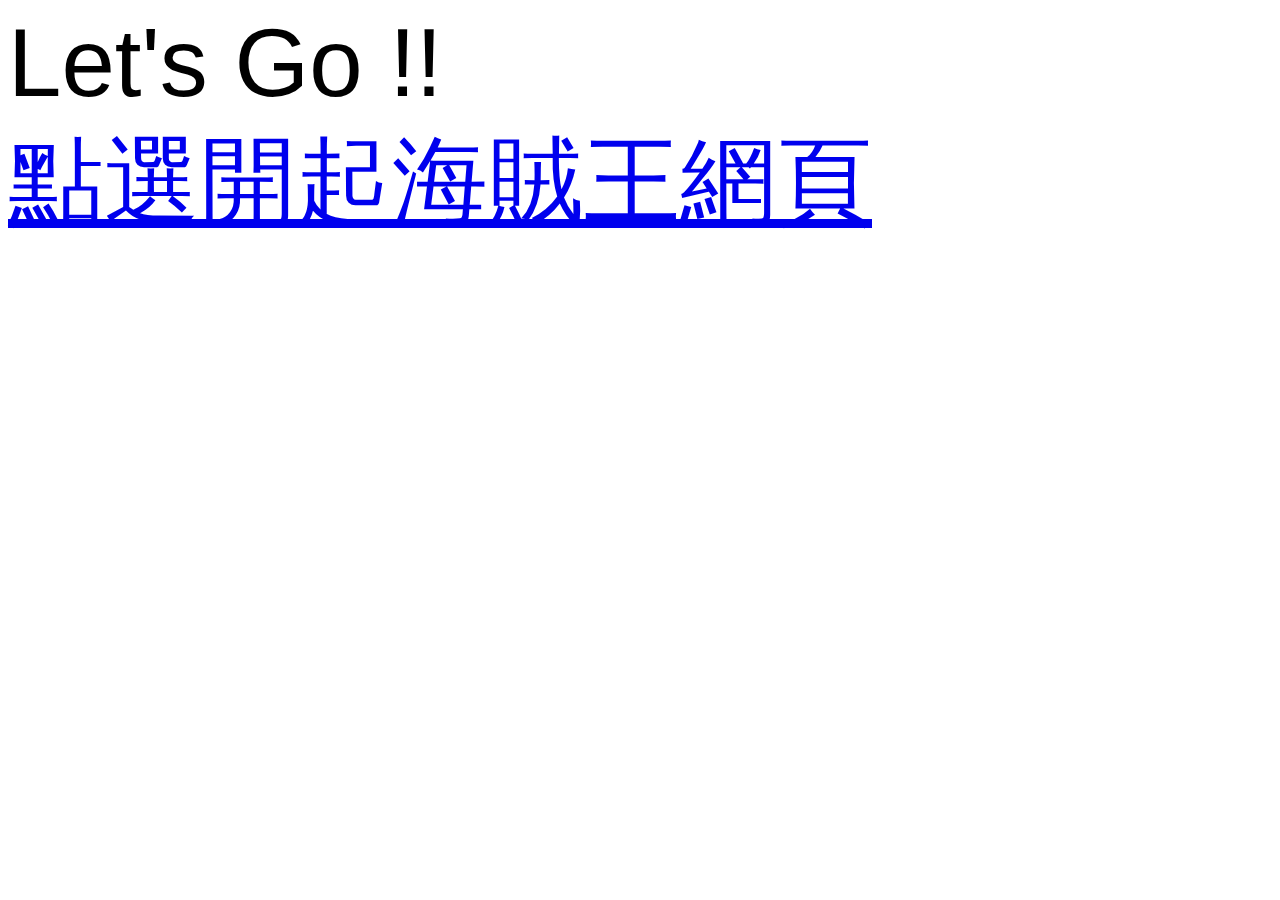
<file: HomeWork/CSS_完成海賊王東京鐵塔宣傳頁面/index.html>
<!DOCTYPE html>
<html>

<head>
    <title>Tokyo Onepiece TOwer</title>
    <link rel="stylesheet" type="text/css" href="css/onepiece.css">
</head>

<body>
    Let's Go !! <br>
	<a href="https://dl.dropboxusercontent.com/u/32658341/OnepieceTower/index.html">點選開起海賊王網頁</a>

    <!-- 1. 分成左邊的袋子和右邊的袋子 -->
    
    <!-- 2. 把左邊的袋子放入foreign_parts_left.png；右邊的袋子，放入10張logo_01.png-->
    <!-- (放入10張logo_01.png是為了撐大袋子，看一下畫面比例) -->
    
    <!-- 3. 如何固定住左邊的區塊? -->

    <!-- 4. 如何調整元素位置? (position) -->

    <!-- 5. 調整完佈局，接下來應該就OK了。 -->
</body>

</html>
</file>
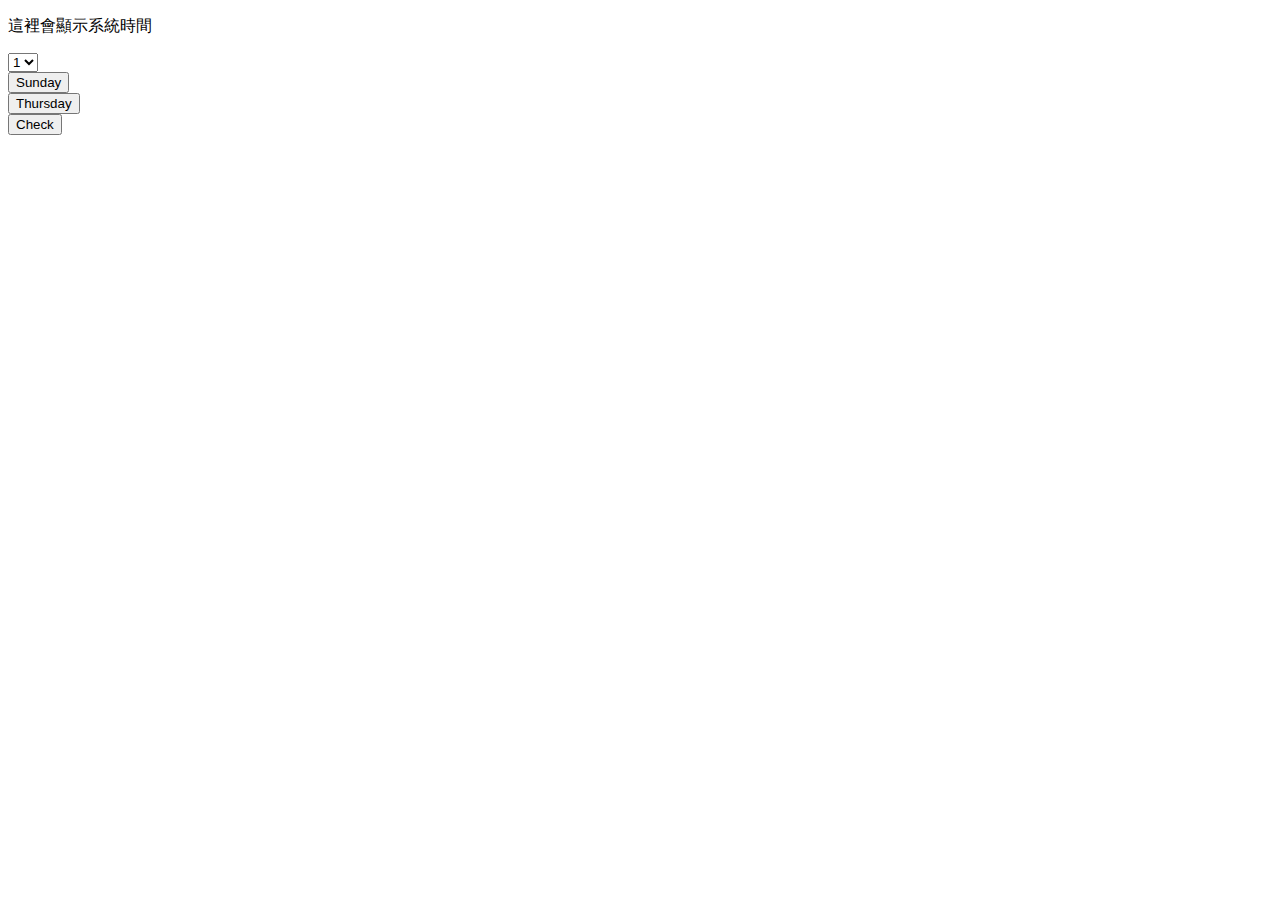
<file: HomeWork/JavaScript_計算電影時刻表/index.html>
<!DOCTYPE html>
<html>

<head>
    <title>Movie Show Times</title>
</head>

<body>
    <p id="pDate">這裡會顯示系統時間</p>
    <select onchange="showDate()">
        <option id="1">1</option>
        <option id="2">2</option>
        <option id="3">3</option>
        <option id="4">4</option>
    </select>
    <br>
    <button onclick="test()">Sunday</button>
    <br>
    <button onclick="test2()">Thursday</button>
    <br>
    <button onclick="checkDay()">Check</button>
    <script type="text/javascript">
    var tisWeekThu = new Date();
    var nxtWeekThu = new Date();

    function test() {
        var tisWeekSun = new Date();
        var nxtWeekSun = new Date();

        tisWeekSun.setDate(tisWeekSun.getDate() + (7 - tisWeekSun.getDay()));
        nxtWeekSun.setDate(tisWeekSun.getDate() + 7);
        document.getElementById("pDate").innerHTML = tisWeekSun + "<br>" + nxtWeekSun;
    }

    function test2() {
        tisWeekThu.setDate(tisWeekThu.getDate() + (4 - tisWeekThu.getDay()));
        nxtWeekThu.setDate(tisWeekThu.getDate() + 7)
        document.getElementById("pDate").innerHTML = tisWeekThu;
    }

    function checkDay() {
    	
    }


    function showDate() {
        document.getElementById("pDate").innerHTML = y;
    }
    </script>
</body>

</html>
</file>
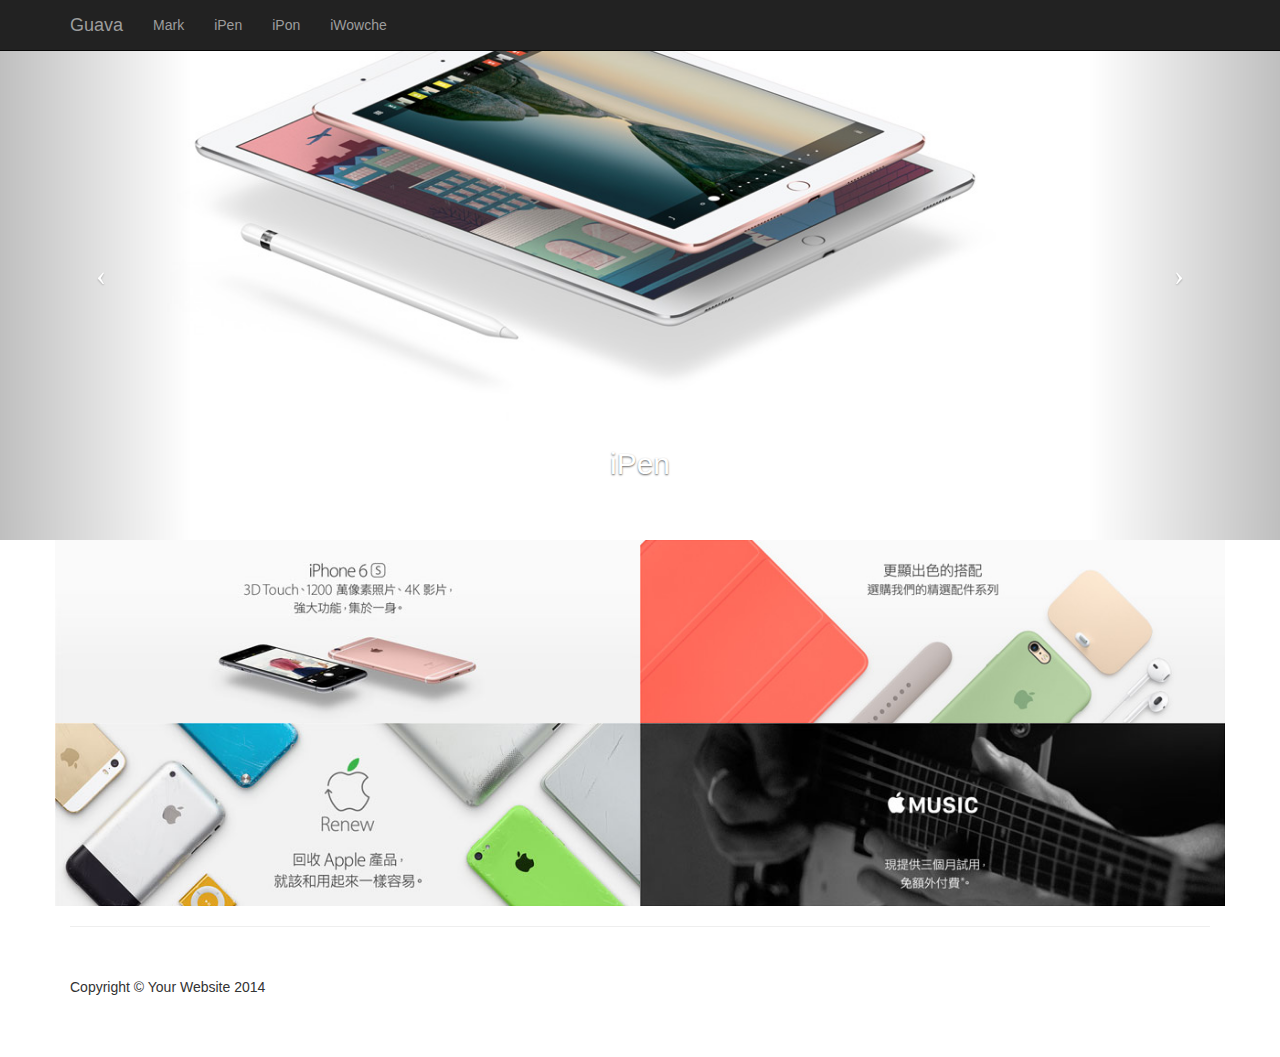
<file: HomeWork/CSS_Bootstrap模版套用/startbootstrap-half-slider-1.0.4/index.html>
<!DOCTYPE html>

<head>
    <meta charset="utf-8">
    <title>模板套用Half Slider - Start Bootstrap Template</title>
    <!-- Bootstrap Core CSS -->
    <link href="css/bootstrap.min.css" rel="stylesheet">
    <!-- Custom CSS -->
    <link href="css/half-slider.css" rel="stylesheet">
</head>

<body>
    <!-- Navigation -->
    <nav class="navbar navbar-inverse navbar-fixed-top" role="navigation">
        <div class="container">
            <!--Brand and toggle get grouped for better mobile display -->
            <div class="navbar-header">
                <button type="button" class="navbar-toggle" data-toggle="collapse" data-target="#bs-example-navbar-collapse-1">
                    <span class="sr-only">Toggle navigation</span>
                    <span class="icon-bar"></span>
                    <span class="icon-bar"></span>
                    <span class="icon-bar"></span>
                </button>
                <a class="navbar-brand" href="http://womenpla.net/wp-content/uploads/2014/12/guava1.jpg" target="_blank">Guava</a>
            </div>
            <!-- Collect the nav links, forms, and other content for toggling -->
            <div class="collapse navbar-collapse" id="bs-example-navbar-collapse-1">
                <ul class="nav navbar-nav">
                    <li>
                        <a href="#">Mark</a>
                    </li>
                    <li>
                        <a href="#">iPen</a>
                    </li>
                    <li>
                        <a href="#">iPon</a>
                    </li>
                    <li>
                        <a href="#">iWowche</a>
                    </li>
                </ul>
            </div>
            <!-- /.navbar-collapse -->
        </div>
        <!-- /.container -->
    </nav>
    <!-- Half Page Image Background Carousel Header -->
    <header id="myCarousel" class="carousel slide">
        <!-- Indicators -->
        <!-- 白色連結點點 -->
        <ol class="carousel-indicators">
            <li data-target="#myCarousel" data-slide-to="0" class="active"></li>
            <li data-target="#myCarousel" data-slide-to="1"></li>
            <li data-target="#myCarousel" data-slide-to="2"></li>
            <li data-target="#myCarousel" data-slide-to="3"></li>
        </ol>
        <!-- Wrapper for Slides -->
        <!-- 圖片輪播部分 -->
        <div class="carousel-inner">
            <div class="item active">
                <!-- Set the first background image using inline CSS below. -->
                <div class="fill" style="background-image:url(img/ipad_pro_family_medium.jpg);"></div>
                <div class="carousel-caption">
                    <h2>iPen</h2>
                </div>
            </div>
            <div class="item">
                <!-- Set the second background image using inline CSS below. -->
                <div class="fill" style="background-image:url(img/iphone_se_medium.jpg);"></div>
                <div class="carousel-caption">
                    <h2>iPon</h2>
                </div>
            </div>
            <div class="item">
                <!-- Set the third background image using inline CSS below. -->
                <div class="fill" style="background-image:url(img/apple_watch_trio_medium.jpg);"></div>
                <div class="carousel-caption">
                    <h2>iWowche</h2>
                </div>
            </div>
            <div class="item">
                <!-- Set the third background image using inline CSS below. -->
                <div class="fill" style="background-image:url(img/march_event_2016_medium.jpg);"></div>
                <div class="carousel-caption">
                    <h2>Mark</h2>
                </div>
            </div>
        </div>
        <!-- Controls -->
        <!-- 圖片輪播左右控制按鈕 -->
        <a class="left carousel-control" href="#myCarousel" data-slide="prev">
            <span class="icon-prev"></span>
        </a>
        <a class="right carousel-control" href="#myCarousel" data-slide="next">
            <span class="icon-next"></span>
        </a>
    </header>
    <!-- Page Content -->
    <div class="container">
        <div class="row">
            <div class="col">
                <img src="img/iphone_6s_medium.jpg" class="cubeimg">
            </div>
            <div class="col">
                <img src="img/accessories_medium.jpg" class="cubeimg">
            </div>
        </div>
        <div class="row">
            <div class="col">
                <img src="img/promo_recycling_medium.jpg" class="cubeimg">
            </div>
            <div class="col">
                <img src="img/promo_applemusic_medium.jpg" class="cubeimg">
            </div>
        </div>
        <hr>
        <!-- Footer -->
        <footer>
            <div class="row">
                <div class="col-lg-12">
                    <p>Copyright &copy; Your Website 2014</p>
                </div>
            </div>
            <!-- /.row -->
        </footer>
    </div>
    <!-- /.container -->
    <!-- jQuery -->
    <script src="js/jquery.js"></script>
    <!-- Bootstrap Core JavaScript -->
    <script src="js/bootstrap.min.js"></script>
    <!-- Script to Activate the Carousel -->
    <script>
    $('.carousel').carousel({
        interval: 5000 //changes the speed
    })
    </script>
</body>

</html>
</file>
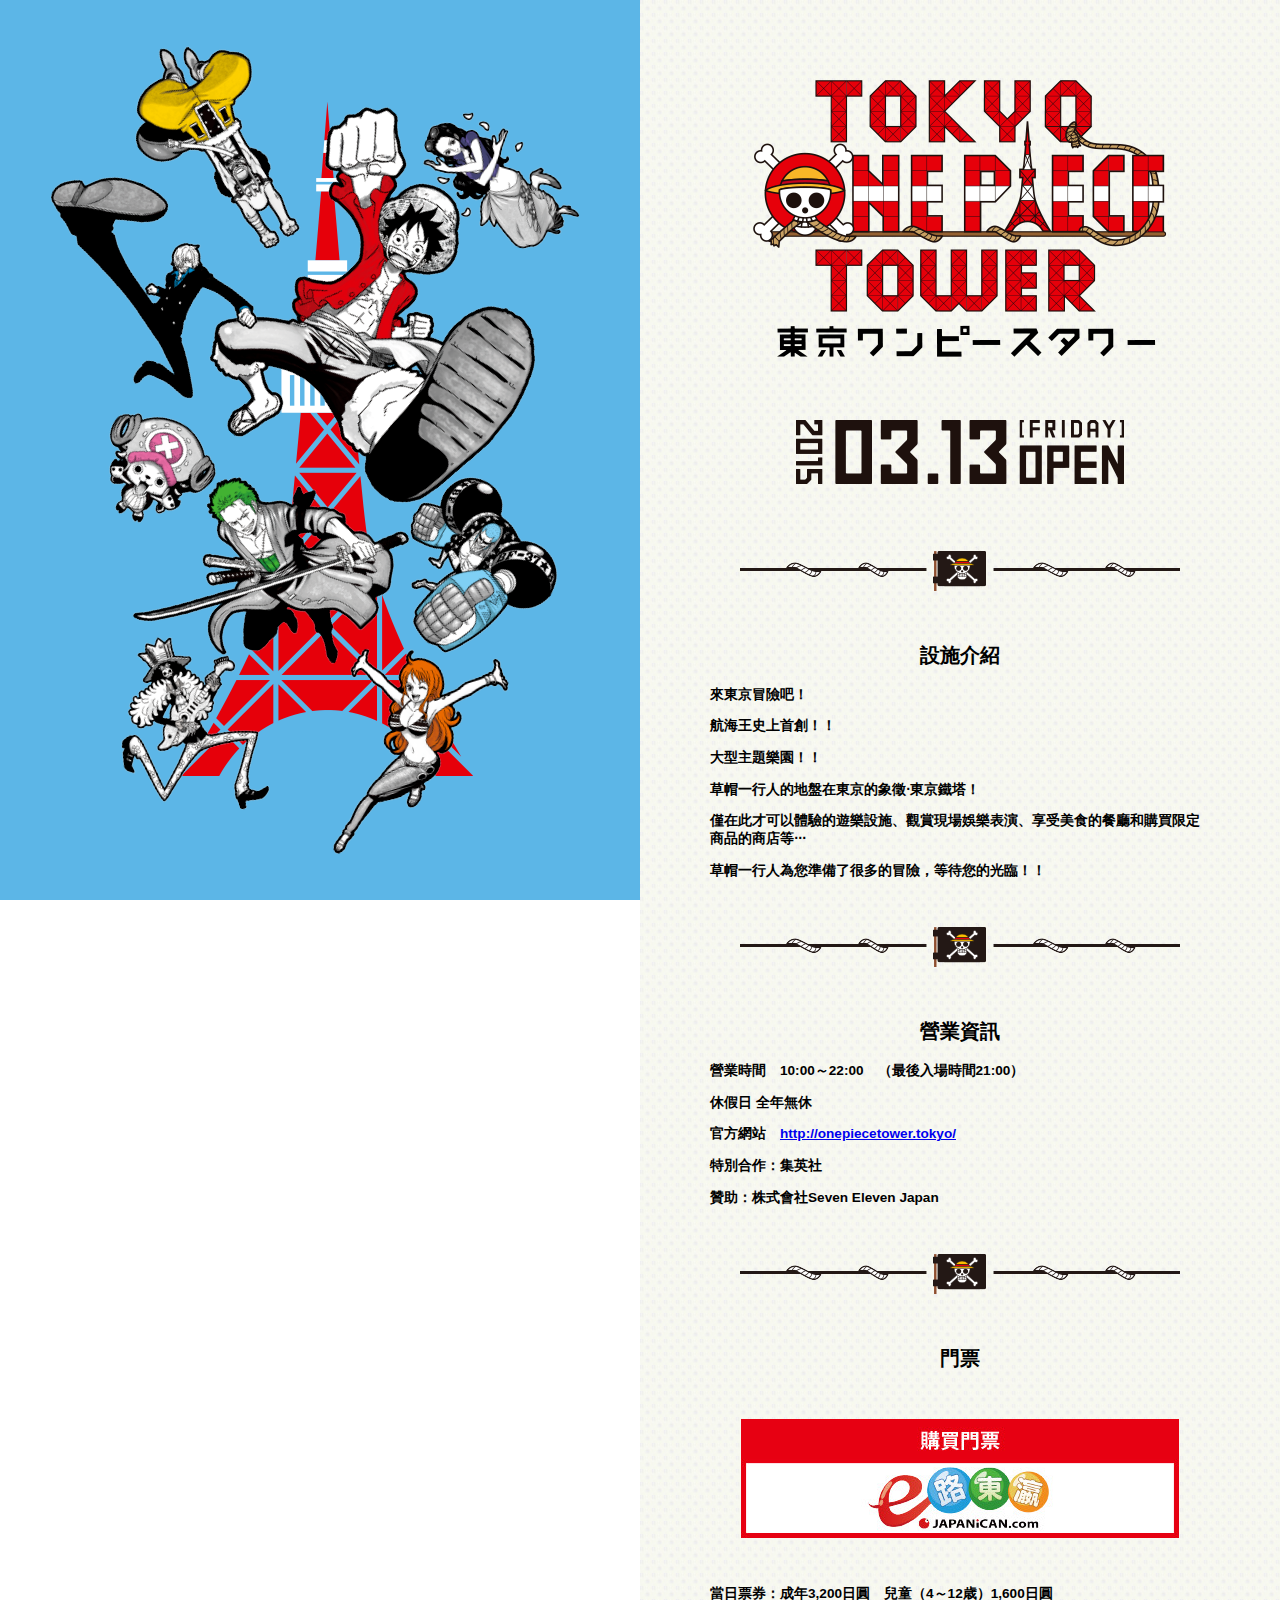
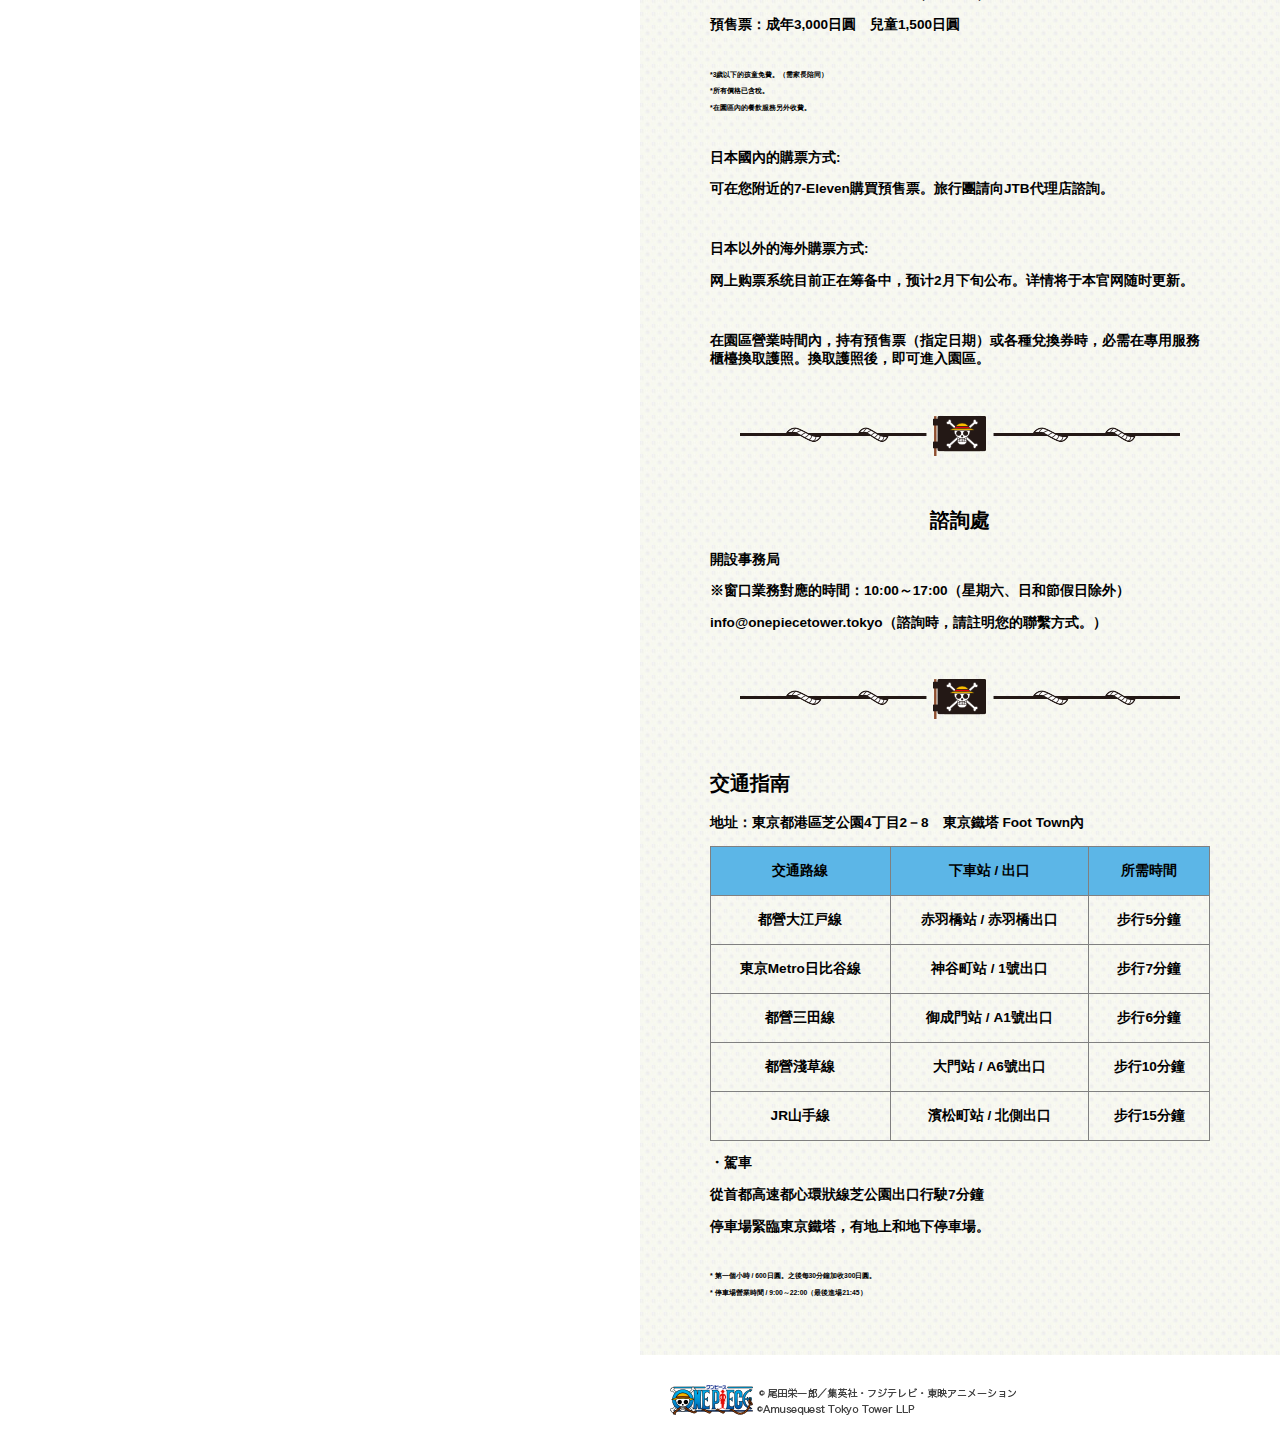
<file: HomeWork/CSS_完成海賊王東京鐵塔宣傳頁面/Tower.html>
<!DOCTYPE html>
<html>

<head>
    <title>Tokyo Onepiece Tower</title>
    <link rel="icon" href="img/favicon.ico">
    <link rel="stylesheet" type="text/css" href="css/tower.css">

    <body>
        <div id="leftFrm" class="frame">
        </div>
        <div id="rightFrm" class="frame">
            <div id="content">
                <img src="img/logo_01.png">
                <br>
                <img src="img/date_01.png">
                <br>
                <img src="img/mark_sep_01.png">
                <h2>設施介紹</h2>
                <div class="table">
                    <p>來東京冒險吧！</p>
                    <p>航海王史上首創！！</p>
                    <p>大型主題樂園！！</p>
                    <p>草帽一行人的地盤在東京的象徵‧東京鐵塔！</p>
                    <p>僅在此才可以體驗的遊樂設施、觀賞現場娛樂表演、享受美食的餐廳和購買限定商品的商店等‧‧‧</p>
                    <p>草帽一行人為您準備了很多的冒險，等待您的光臨！！</p>
                </div>
                <img src="img/mark_sep_01.png">
                <h2>營業資訊</h2>
                <div class="table">
                    <p>營業時間　10:00～22:00　（最後入場時間21:00）
                    </p>
                    <p>休假日 全年無休</p>
                    <p>官方網站　<a href="http://onepiecetower.tokyo/">http://onepiecetower.tokyo/</a></p>
                    <p>特別合作：集英社</p>
                    <p>贊助：株式會社Seven Eleven Japan</p>
                </div>
                <img src="img/mark_sep_01.png">
                <h2>門票</h2>
                <img src="img/banner_japanican.jpg" id="banner">
                <div class="table">
                    <p>當日票券：成年3,200日圓　兒童（4～12歳）1,600日圓</p>
                    <p>預售票：成年3,000日圓　兒童1,500日圓 </p>
                    <br>
                    <p class="smallFont">*3歲以下的孩童免費。（需家長陪同）</p>
                    <p class="smallFont">*所有價格已含稅。</p>
                    <p class="smallFont">*在園區內的餐飲服務另外收費。</p>
                    <br>
                    <p>日本國內的購票方式:</p>
                    <p>可在您附近的7-Eleven購買預售票。旅行團請向JTB代理店諮詢。</p>
                    <br>
                    <p>日本以外的海外購票方式:</p>
                    <p>网上购票系统目前正在筹备中，预计2月下旬公布。详情将于本官网随时更新。 </p>
                    <br>
                    <p>在園區營業時間內，持有預售票（指定日期）或各種兌換券時，必需在專用服務櫃檯換取護照。換取護照後，即可進入園區。</p>
                </div>
                <img src="img/mark_sep_01.png" class="img_title">
                <h2>諮詢處</h2>
                <div class="table">
                    <p>開設事務局</p>
                    <p>※窗口業務對應的時間：10:00～17:00（星期六、日和節假日除外）</p>
                    <p>info@onepiecetower.tokyo（諮詢時，請註明您的聯繫方式。）</p>
                </div>
                <img src="img/mark_sep_01.png" class="img_title">
                <div class="table">
                    <h2>交通指南</h2>
                    <p>地址：東京都港區芝公園4丁目2－8　東京鐵塔 Foot Town內</p>
                    <table>
                        <tr>
                            <th>交通路線</th>
                            <th>下車站 / 出口</th>
                            <th>所需時間</th>
                        </tr>
                        <tr>
                            <td>都營大江戸線</td>
                            <td>赤羽橋站 / 赤羽橋出口</td>
                            <td>步行5分鐘</td>
                        </tr>
                        <tr>
                            <td>東京Metro日比谷線</td>
                            <td>神谷町站 / 1號出口</td>
                            <td>步行7分鐘</td>
                        </tr>
                        <tr>
                            <td>都營三田線</td>
                            <td>御成門站 / A1號出口</td>
                            <td>步行6分鐘</td>
                        </tr>
                        <tr>
                            <td>都營淺草線</td>
                            <td>大門站 / A6號出口</td>
                            <td>步行10分鐘</td>
                        </tr>
                        <tr>
                            <td>JR山手線</td>
                            <td>濱松町站 / 北側出口</td>
                            <td>步行15分鐘</td>
                        </tr>
                    </table>
                    <p>・駕車 </p>
                    <p>從首都高速都心環狀線芝公園出口行駛7分鐘</p>
                    <p>停車場緊臨東京鐵塔，有地上和地下停車場。</p>
                    <br>
                    <p class="smallFont">* 第一個小時 / 600日圓。之後每30分鐘加收300日圓。</p>
                    <p class="smallFont">* 停車場營業時間 / 9:00～22:00（最後進場21:45）</p>
                </div>
            </div>
            <div id="endBar"><img src="img/logo_footer_01.png">
                <img src="img/copyright_01.png"></div>
        </div>
        </div>
    </body>

</html>
</file>
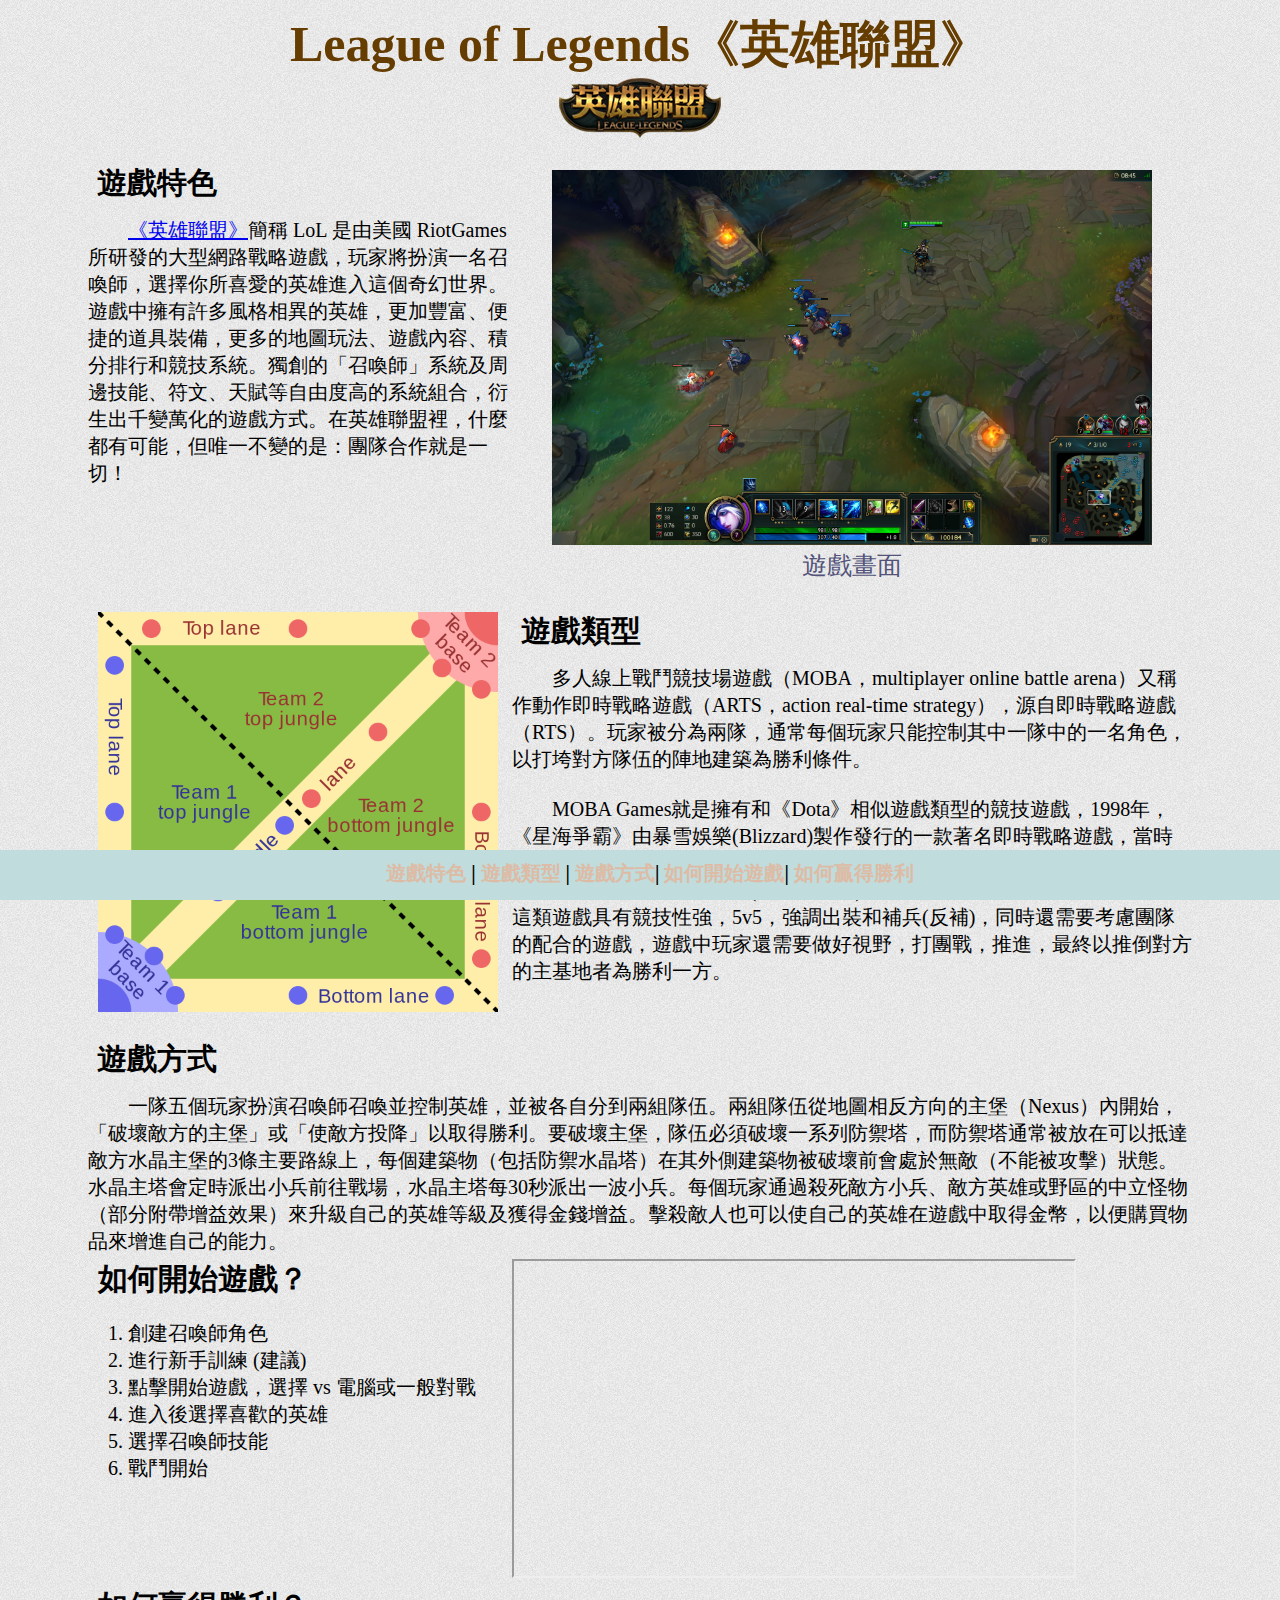
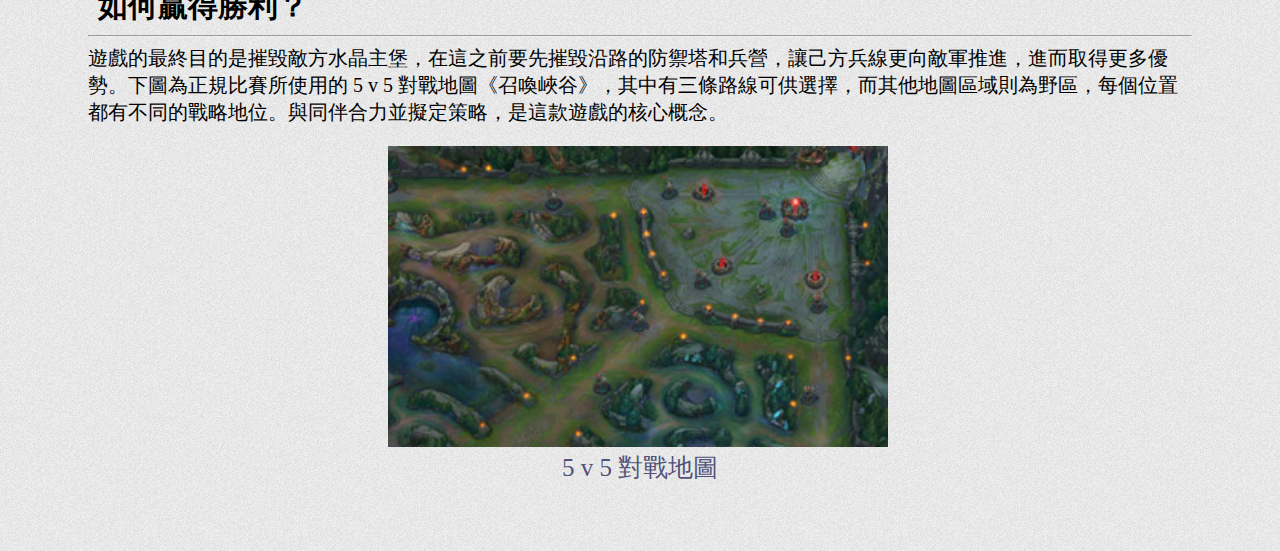
<file: HomeWork/HTML_完成一篇文章(主題任定)/article.html>
<!DOCTYPE html>
<html>

<head>
    <title>遊戲介紹</title>
    <meta charset="UTF-8">
    <link rel="stylesheet" type="text/css" href="css/article.css">
</head>

<body>
    <nav><a href="#Characteristic">遊戲特色</a> |
        <a href="#gamestyle">遊戲類型</a> |
        <a href="#gameplay">遊戲方式</a>|
        <a href="#howtostart">如何開始遊戲</a>|
        <a href="#howtowin">如何贏得勝利</a>
    </nav>
    <div id="down">
        <table>
            <tr>
                <th colspan="4" align="center">
                    <header>League of Legends《英雄聯盟》
                        <br><img src="img/logo.png"> </header>
                </th>
            </tr>
            <tr>
                <td class="title" id="Characteristic">遊戲特色
                </td>
                <td rowspan="2">
                    <figure>
                        <img src="img/gameview.jpg" id="gameview">
                        <figcaption>遊戲畫面</figcaption>
                    </figure>
                </td>
            </tr>
            <tr>
                <td><span class="detail">　　<a href="https://lol.garena.tw/">《英雄聯盟》</a>簡稱 LoL 是由美國 RiotGames 所研發的大型網路戰略遊戲，玩家將扮演一名召喚師，選擇你所喜愛的英雄進入這個奇幻世界。遊戲中擁有許多風格相異的英雄，更加豐富、便捷的道具裝備，更多的地圖玩法、遊戲內容、積分排行和競技系統。獨創的「召喚師」系統及周邊技能、符文、天賦等自由度高的系統組合，衍生出千變萬化的遊戲方式。在英雄聯盟裡，什麼都有可能，但唯一不變的是：團隊合作就是一切！</span></td>
            </tr>
            <tr>
                <td rowspan="2">
                    <img src="img/MOBA.png" id="moba">
                </td>
                <td class="title" id="gamestyle">
                    遊戲類型
                </td>
            </tr>
            <tr>
                <td><span class="detail">
                 　　多人線上戰鬥競技場遊戲（MOBA，multiplayer online battle arena）又稱作動作即時戰略遊戲（ARTS，action real-time strategy），源自即時戰略遊戲（RTS）。玩家被分為兩隊，通常每個玩家只能控制其中一隊中的一名角色，以打垮對方隊伍的陣地建築為勝利條件。<br>
                <br>　　MOBA Games就是擁有和《Dota》相似遊戲類型的競技遊戲，1998年，《星海爭霸》由暴雪娛樂(Blizzard)製作發行的一款著名即時戰略遊戲，當時綁定了地圖編輯器，利用這個功能強大的地圖編輯器，某個玩家製作出一張名為Aeon Of Strife的RPG地圖(Dota的前身)，成為所有MOBA遊戲的最初雛形。這類遊戲具有競技性強，5v5，強調出裝和補兵(反補)，同時還需要考慮團隊的配合的遊戲，遊戲中玩家還需要做好視野，打團戰，推進，最終以推倒對方的主基地者為勝利一方。</span>
                </td>
            </tr>
            <tr>
                <td colspan="2" class="title" id="gameplay"> 遊戲方式
                </td>
            </tr>
            <tr>
                <td colspan="2">
                    <span class="detail">　　一隊五個玩家扮演召喚師召喚並控制英雄，並被各自分到兩組隊伍。兩組隊伍從地圖相反方向的主堡（Nexus）內開始，「破壞敵方的主堡」或「使敵方投降」以取得勝利。要破壞主堡，隊伍必須破壞一系列防禦塔，而防禦塔通常被放在可以抵達敵方水晶主堡的3條主要路線上，每個建築物（包括防禦水晶塔）在其外側建築物被破壞前會處於無敵（不能被攻擊）狀態。水晶主塔會定時派出小兵前往戰場，水晶主塔每30秒派出一波小兵。每個玩家通過殺死敵方小兵、敵方英雄或野區的中立怪物（部分附帶增益效果）來升級自己的英雄等級及獲得金錢增益。擊殺敵人也可以使自己的英雄在遊戲中取得金幣，以便購買物品來增進自己的能力。</span>
                </td>
            </tr>
            <tr>
                <td id="howtostart">
                    <span class="title">如何開始遊戲？</span>
                    <ol>
                        <li>創建召喚師角色</li>
                        <li>進行新手訓練 (建議)</li>
                        <li>點擊開始遊戲，選擇 vs 電腦或一般對戰 </li>
                        <li>進入後選擇喜歡的英雄</li>
                        <li>選擇召喚師技能</li>
                        <li>戰鬥開始</li>
                    </ol>
                </td>
                <td>
                    <iframe width="560" height="315" src="https://www.youtube.com/embed/tYHz_kKZSA0" allowfullscreen></iframe>
                </td>
            </tr>
            <tr>
                <td colspan="2" id="howtowin">
                    <span class="title"> 如何贏得勝利？</span>
                    <hr><span class="detail"> 遊戲的最終目的是摧毀敵方水晶主堡，在這之前要先摧毀沿路的防禦塔和兵營，讓己方兵線更向敵軍推進，進而取得更多優勢。下圖為正規比賽所使用的 5 v 5 對戰地圖《召喚峽谷》，其中有三條路線可供選擇，而其他地圖區域則為野區，每個位置都有不同的戰略地位。與同伴合力並擬定策略，是這款遊戲的核心概念。</span>
                </td>
            </tr>
            <tr>
                <td colspan="2">
                    <figure>
                        <img src="img/5v5.jpg" id="winimg">
                        <figcaption>5 v 5 對戰地圖</figcaption>
                    </figure>
                </td>
            </tr>
                        <tr><td><br><br></td></tr>
        </table>
    </div>
</body>

</html>
</file>
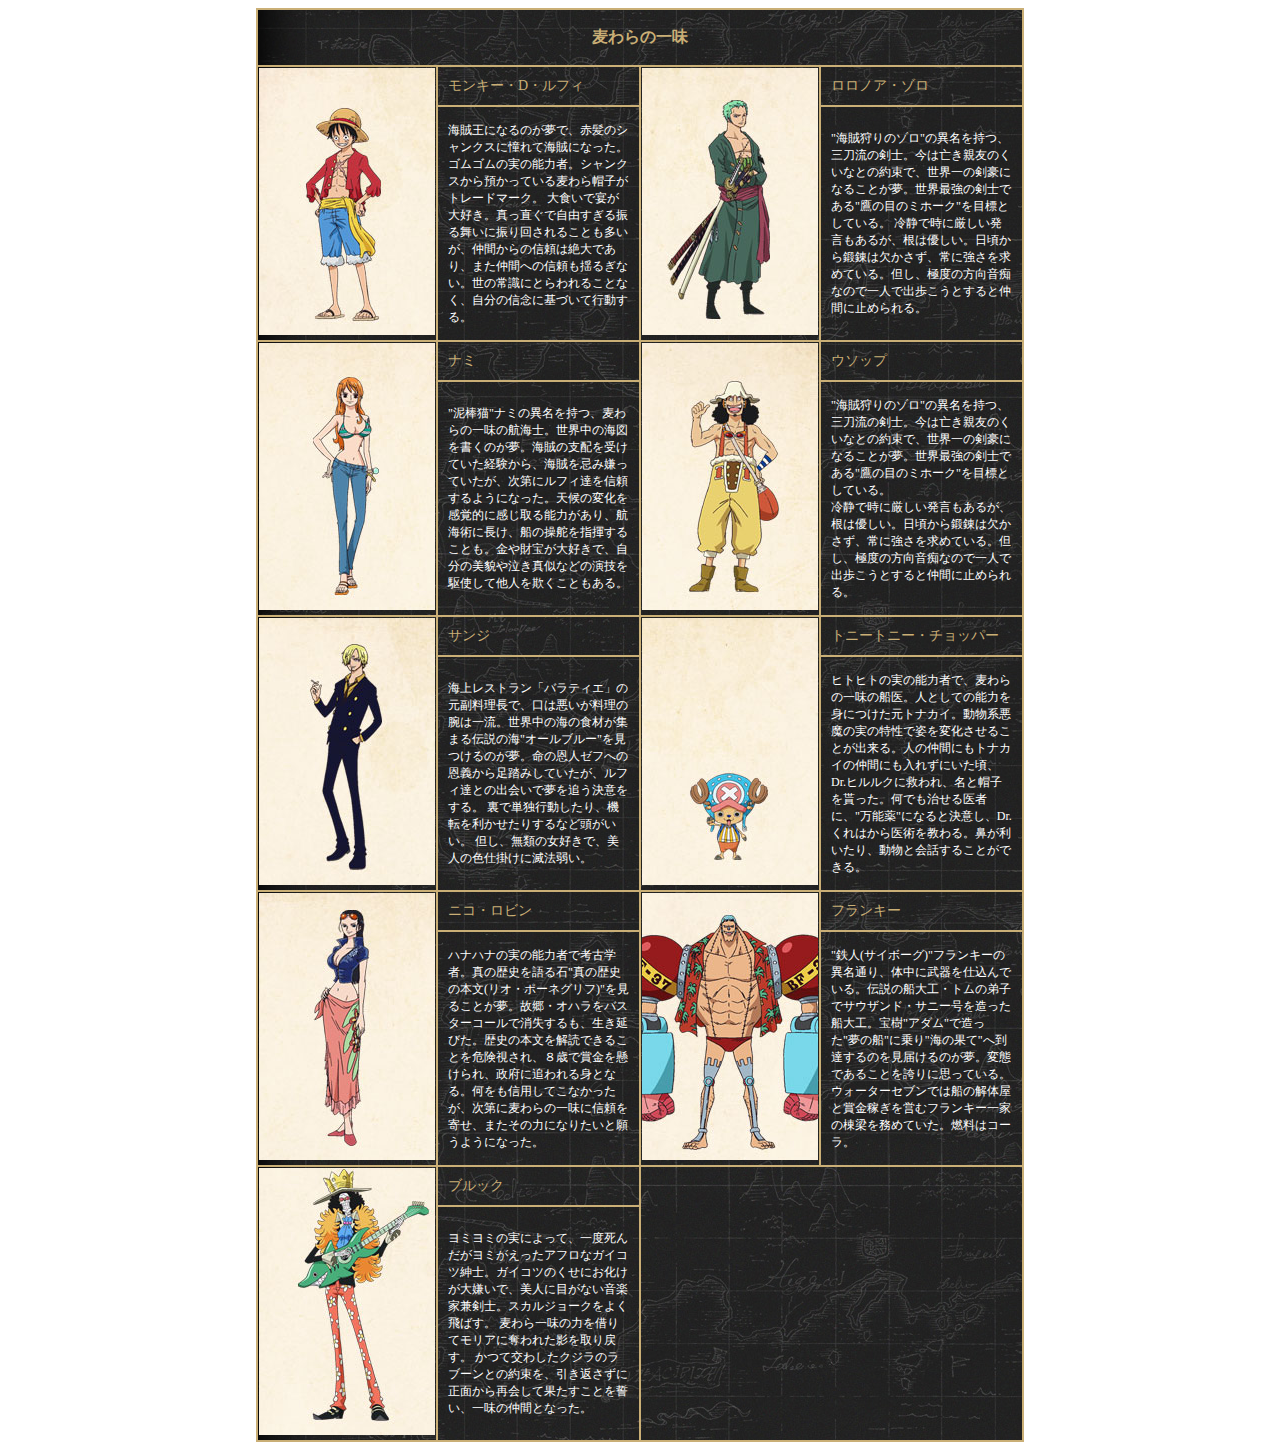
<file: HomeWork/HTML_完成海賊網頁表格/海賊網頁表格.html>
﻿<!DOCTYPE html>
<html>

<head>
    <title>海賊網頁表格</title>
    <meta charset="UTF-8">
    <link rel="stylesheet" type="text/css" href="css\style.css">
    <style type="text/css">
    
    </style>
</head>

<body>

    <table>
        <!--(align="center") html table置中 -->
        <tr>
            <th colspan="4">
                <p>麦わらの一味</p>
            </th>
        </tr>
        <tr>
            <td rowspan="2"><img src="img/op/01.jpg"></td>
            <td class="name">モンキー・D・ルフィ</td>
            <td rowspan="2"><img src="img/op/02.jpg"></td>
            <td class="name">ロロノア・ゾロ</td>
        </tr>
        <tr>
            <td class="detail">海賊王になるのが夢で、赤髪のシャンクスに憧れて海賊になった。ゴムゴムの実の能力者。シャンクスから預かっている麦わら帽子がトレードマーク。 大食いで宴が大好き。真っ直ぐで自由すぎる振る舞いに振り回されることも多いが、仲間からの信頼は絶大であり、また仲間への信頼も揺るぎない。世の常識にとらわれることなく、自分の信念に基づいて行動する。
            </td>
            <td class="detail">"海賊狩りのゾロ"の異名を持つ、三刀流の剣士。今は亡き親友のくいなとの約束で、世界一の剣豪になることが夢。世界最強の剣士である"鷹の目のミホーク"を目標としている。 冷静で時に厳しい発言もあるが、根は優しい。日頃から鍛錬は欠かさず、常に強さを求めている。但し、極度の方向音痴なので一人で出歩こうとすると仲間に止められる。
            </td>
        </tr>
        <tr>
            <td rowspan="2"><img src="img/op/03.jpg"></td>
            <td class="name">ナミ</td>
            <td rowspan="2"><img src="img/op/04.jpg"></td>
            <td class="name">ウソップ</td>
        </tr>
        <tr>
            <td class="detail">"泥棒猫"ナミの異名を持つ、麦わらの一味の航海士。世界中の海図を書くのが夢。海賊の支配を受けていた経験から、海賊を忌み嫌っていたが、次第にルフィ達を信頼するようになった。天候の変化を感覚的に感じ取る能力があり、航海術に長け、船の操舵を指揮することも。金や財宝が大好きで、自分の美貌や泣き真似などの演技を駆使して他人を欺くこともある。
            </td>
            <td class="detail">"海賊狩りのゾロ"の異名を持つ、三刀流の剣士。今は亡き親友のくいなとの約束で、世界一の剣豪になることが夢。世界最強の剣士である"鷹の目のミホーク"を目標としている。
                <br> 冷静で時に厳しい発言もあるが、根は優しい。日頃から鍛錬は欠かさず、常に強さを求めている。但し、極度の方向音痴なので一人で出歩こうとすると仲間に止められる。
            </td>
        </tr>
        <tr>
            <td rowspan="2"><img src="img/op/05.jpg"></td>
            <td class="name">サンジ</td>
            <td rowspan="2"><img src="img/op/06.jpg"></td>
            <td class="name">トニートニー・チョッパー</td>
        </tr>
        <tr>
            <td class="detail">海上レストラン「バラティエ」の元副料理長で、口は悪いが料理の腕は一流。世界中の海の食材が集まる伝説の海"オールブルー"を見つけるのが夢。命の恩人ゼフへの恩義から足踏みしていたが、ルフィ達との出会いで夢を追う決意をする。 裏で単独行動したり、機転を利かせたりするなど頭がいい。 但し、無類の女好きで、美人の色仕掛けに滅法弱い。
            </td>
            <td class="detail">ヒトヒトの実の能力者で、麦わらの一味の船医。人としての能力を身につけた元トナカイ。動物系悪魔の実の特性で姿を変化させることが出来る。人の仲間にもトナカイの仲間にも入れずにいた頃、Dr.ヒルルクに救われ、名と帽子を貰った。何でも治せる医者に、"万能薬"になると決意し、Dr.くれはから医術を教わる。鼻が利いたり、動物と会話することができる。
            </td>
        </tr>
        <tr>
            <td rowspan="2"><img src="img/op/07.jpg"></td>
            <td class="name">ニコ・ロビン</td>
            <td rowspan="2"><img src="img/op/08.jpg"></td>
            <td class="name">フランキー</td>
        </tr>
        <tr>
            <td class="detail">ハナハナの実の能力者で考古学者。真の歴史を語る石"真の歴史の本文(リオ・ポーネグリフ)"を見ることが夢。故郷・オハラをバスターコールで消失するも、生き延びた。歴史の本文を解読できることを危険視され、８歳で賞金を懸けられ、政府に追われる身となる。何をも信用してこなかったが、次第に麦わらの一味に信頼を寄せ、またその力になりたいと願うようになった。
            </td>
            <td class="detail">"鉄人(サイボーグ)"フランキーの異名通り、体中に武器を仕込んでいる。伝説の船大工・トムの弟子でサウザンド・サニー号を造った船大工。宝樹"アダム"で造った"夢の船"に乗り"海の果て"へ到達するのを見届けるのが夢。変態であることを誇りに思っている。ウォーターセブンでは船の解体屋と賞金稼ぎを営むフランキー一家の棟梁を務めていた。燃料はコーラ。
            </td>
        </tr>
        <tr>
            <td rowspan="2"><img src="img/op/09.jpg"></td>
            <td class="name">ブルック</td>
            <td rowspan="2" colspan="2">
        </tr>
        <tr>
            <td class="detail">ヨミヨミの実によって、一度死んだがヨミがえったアフロなガイコツ紳士。ガイコツのくせにお化けが大嫌いで、美人に目がない音楽家兼剣士。スカルジョークをよく飛ばす。 麦わら一味の力を借りてモリアに奪われた影を取り戻す。 かつて交わしたクジラのラブーンとの約束を、引き返さずに正面から再会して果たすことを誓い、一味の仲間となった。
            </td>
        </tr>
    </table>

</body>

</html>
</file>
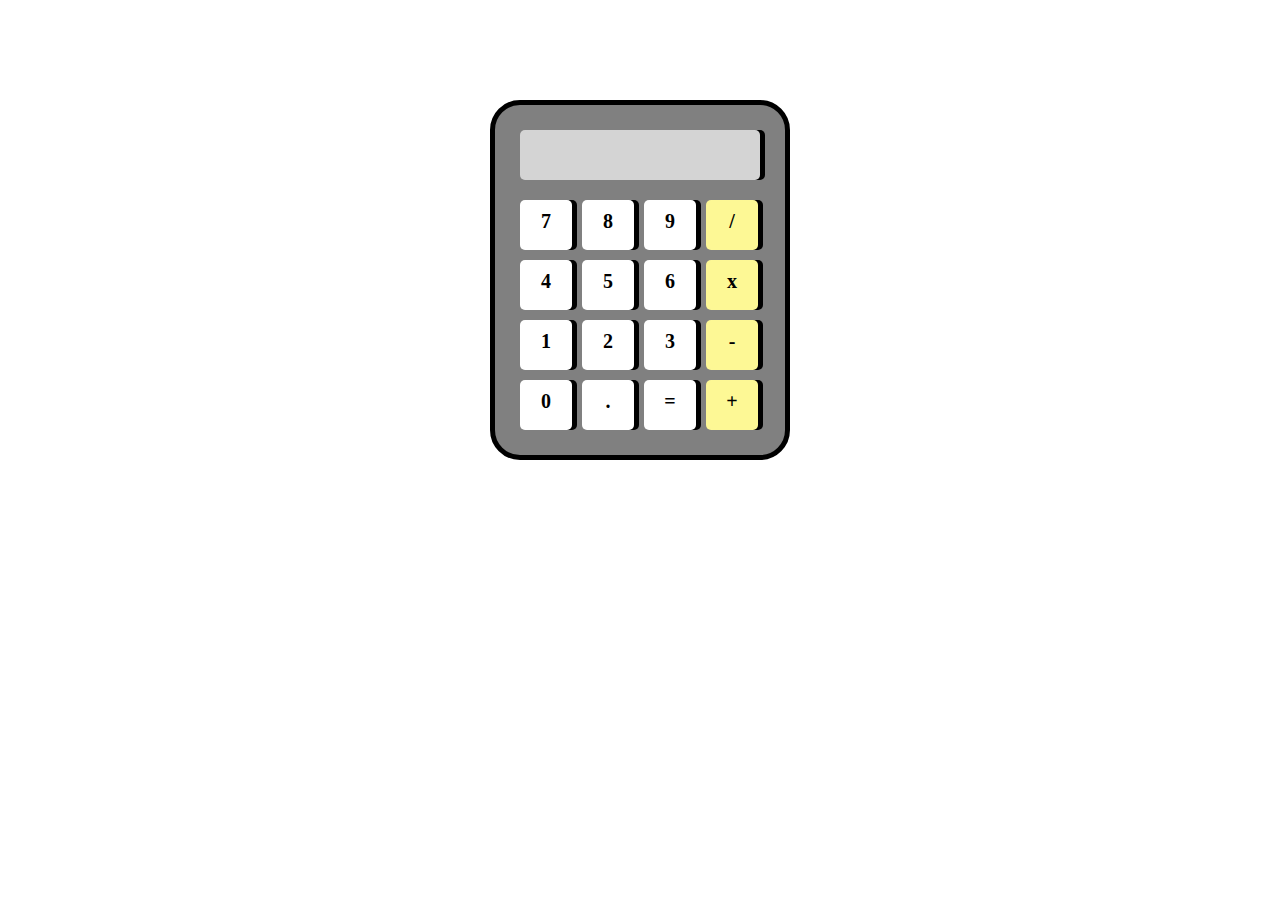
<file: HomeWork/JavaScript_計算機/calculator.html>
<!DOCTYPE html>
<html>

<head>
    <title>計算機</title>
    <link rel="stylesheet" type="text/css" href="css/calculator.css">
</head>

<body>
    <div id="calTable">
        <div class="Top">
            <span id="result"></span>
        </div>
        <div class="Num">
            <span onclick="pad(7)">7</span>
            <span onclick="pad(8)">8</span>
            <span onclick="pad(9)">9</span>
            <span class="sign" onclick="pad('/')">/</span>
            <span onclick="pad(4)">4</span>
            <span onclick="pad(5)">5</span>
            <span onclick="pad(6)">6</span>
            <span class="sign" onclick="pad('*')">x</span>
            <span onclick="pad(1)">1</span>
            <span onclick="pad(2)">2</span>
            <span onclick="pad(3)">3</span>
            <span class="sign" onclick="pad('-')">-</span>
            <span onclick="pad(0)">0</span>
            <span onclick="pad('.')">.</span>
            <span onclick="answer()">=</span>
            <span class="sign" onclick="pad('+')">+</span>
        </div>
    </div>
    <script type="text/javascript">
    var x;
    function pad(x) {
        document.getElementById("result").innerHTML += x;
    }
    function answer() {
         document.getElementById("result").innerHTML=eval(
         document.getElementById("result").innerHTML);
    }

    </script>
</body>

</html>
</file>
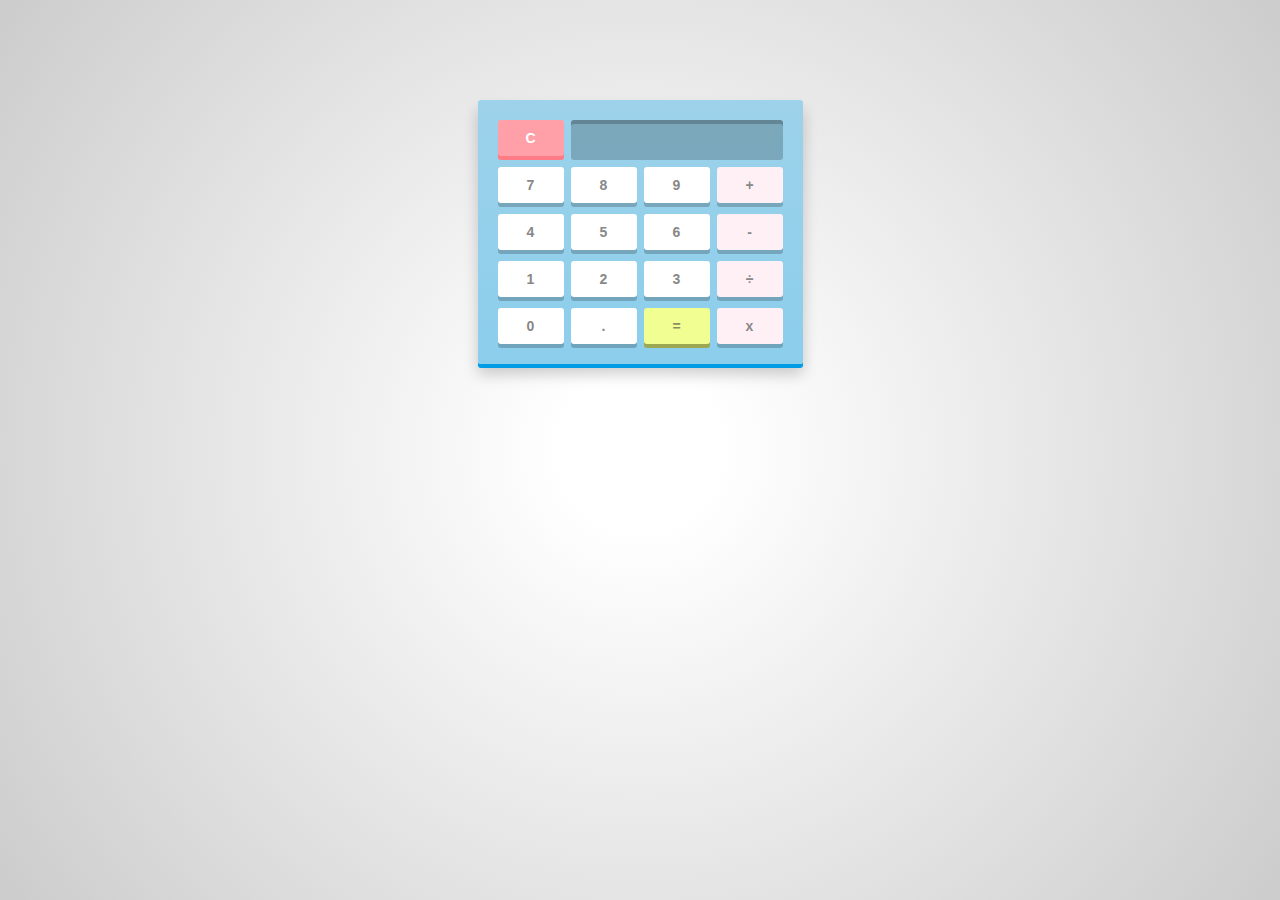
<file: HomeWork/JavaScript_計算機/test.html>
<!DOCTYPE html>
<html>
<head>
	<title></title>
	<link rel="stylesheet" type="text/css" href="css/test.css">
</head>
<body>

<div id="calculator">
	<!-- Screen and clear key -->
	<div class="top">
		<span class="clear">C</span>
		<div class="screen"></div>
	</div>
	
	<div class="keys">
		<!-- operators and other keys -->
		<span>7</span>
		<span>8</span>
		<span>9</span>
		<span class="operator">+</span>
		<span>4</span>
		<span>5</span>
		<span>6</span>
		<span class="operator">-</span>
		<span>1</span>
		<span>2</span>
		<span>3</span>
		<span class="operator">÷</span>
		<span>0</span>
		<span>.</span>
		<span class="eval">=</span>
		<span class="operator">x</span>
	</div>
</div>

<!-- PrefixFree -->
<script src="js/test.js" type="text/javascript" type="text/javascript"></script>

</body>
</html>
</file>
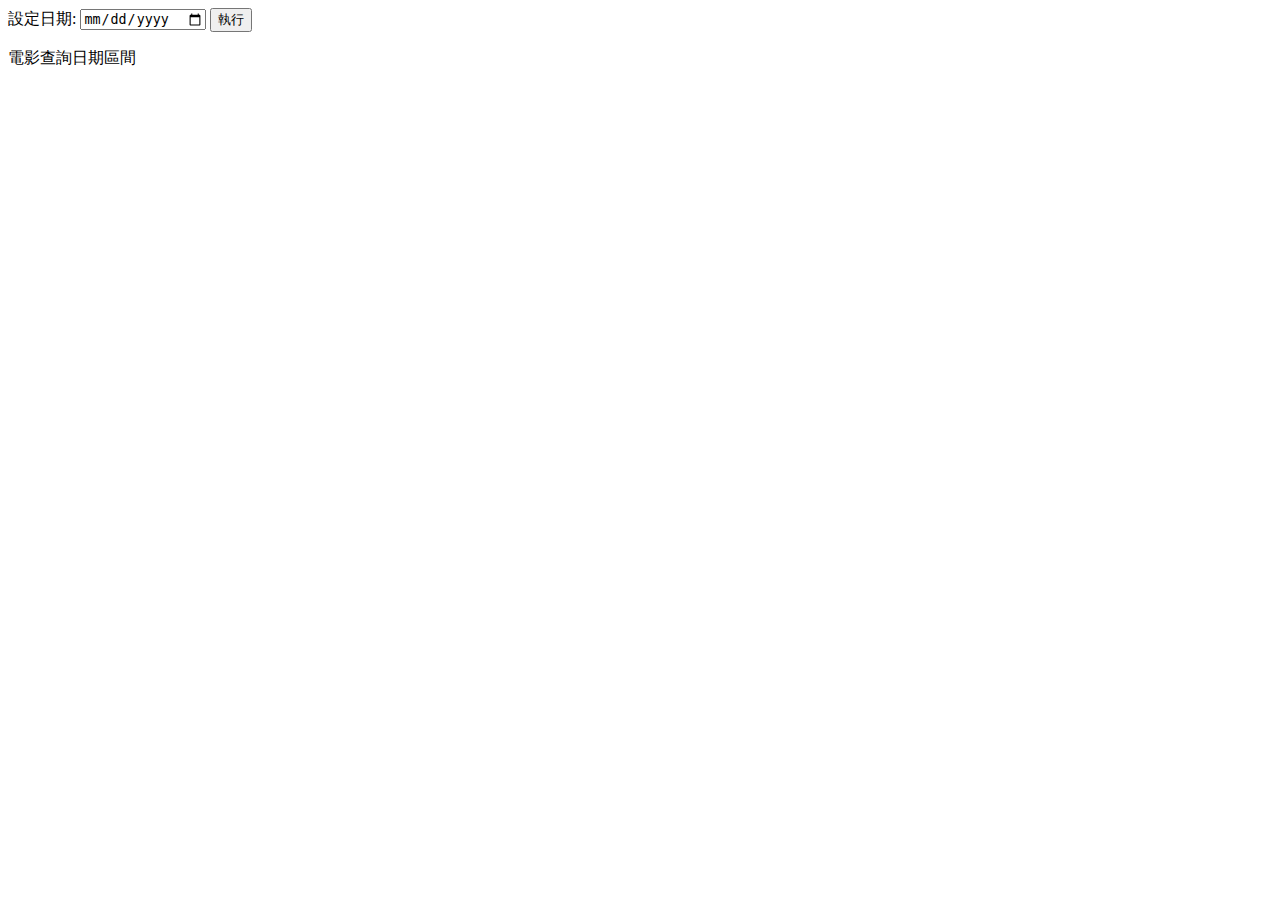
<file: HomeWork/JavaScript_計算電影時刻表/test.html>
<!DOCTYPE html>
<html>

<head>
    <title>電影時刻表</title>
</head>

<body>
    <label for="date">設定日期:</label>
    <input type="date" id="txtDate"></input>
    <button onclick="dateChk()">執行</button>
    <p>電影查詢日期區間</p>
    <p id="dateTime"></p>
    <script type="text/javascript">
    function dateChk() {
        var userIn = new Date(document.getElementById('txtDate').value);
        var week = new Date(userIn);
        var myDay;

        if (userIn.getDay() == 0) {
            myDay = 7;
        } else {
            myDay = userIn.getDay();
        }

        if (myDay < 4) {
            week.setDate(userIn.getDate()+(4-myDay));
        } else {
            week.setDate(userIn.getDate()+(11-myDay));
        }
        var movieTime=userIn+"===>"+week;


        document.getElementById('dateTime').innerHTML =  movieTime;
    }
    </script>
</body>

</html>
</file>
<file: HomeWork/CSS_完成海賊王東京鐵塔宣傳頁面/css/onepiece.css>
body {
     font-size: 6em;
     font-family: 'Lucida Grande', 'Hiragino Kaku Gothic ProN', 'ヒラギノ角ゴ ProN W3', Meiryo, メイリオ, sans-serif;
 }
</file>
<file: HomeWork/CSS_完成海賊王東京鐵塔宣傳頁面/css/tower.css>
body {
     font-size: 0.85rem;
     font-family: 'Lucida Grande', 'Hiragino Kaku Gothic ProN', 'ヒラギノ角ゴ ProN W3', Meiryo, メイリオ, sans-serif;
     font-weight: bold;
     margin: 0px;
 }
 
 #leftFrm {
     width: 50%;
     height: 100%;
     background-color: #5CB6E7;
     background-image: url("../img/foreign_parts_left.png");
     background-repeat: no-repeat;
     background-position: 50px;
     position: fixed;
 }
 
 #rightFrm {
     position: absolute;
     left: 50%;
     text-align: center;
 }
 
 #content {
     background-image: url("../img/bg_dot.jpg");
     padding: 50px 70px;
 }
 
 img {
     margin: 30px 0px;
 }
 
 .table {
     text-align: left;
 }
 
 #banner:hover {
     opacity: 0.7;
 }
 
 .smallFont {
     font-size: 0.5em;
 }
 
 table,
 th,
 td {
     text-align: center;
     border: 1px solid Gray;
     border-collapse: collapse;
     padding: 15px;
     margin: auto;
 }
 
 table {
     width: 100%;
 }
 
 th {
     background-color: #5CB6E7;
 }
 
 #endBar {
     text-align: left;
     padding-left: 30px;
 }
</file>
<file: HomeWork/HTML_完成一篇文章(主題任定)/css/article.css>
body {
    background-image: url(../img/bg-gray.jpg);
}

table {
    width: 1080px;
    margin: auto;
    /*background-image: url(../img/29_bg.jpg);
    background-attachment: fixed;
    background-position: center;*/
}

th,
td {
    /*width: 786px;*/
    /*border: solid 2px brown;*/
    font-family: Microsoft JhengHei;
    vertical-align: top;
    /*文字像表格上方對齊*/
    border-collapse: collapse;
    /*合併表格邊框*/
}

header {
    font-size: 50px;
    color: #663d00;
}

nav {
    text-align: center;
    position: fixed;
    bottom: 0px;
    left: 0px;
    padding: 10px;
    margin: auto;
    height: 30px;
    width: 100%;
    font-size: 20px;
    font-weight: bold;
    font-family: DFKai-sb;
    background-color: #C1DCDC;
}

ol {
    font-size: 20px;
}

.title {
    font-size: 30px;
    font-weight: bolder;
    height: 20px;
    padding: 10px;
    /*內部元素到邊框的距離*/
}

.detail {
    font-size: 20px;
}

nav>a:link {
    text-decoration: none;
    color: #DDBBA5;
}

nav>a:visited {
    font-weight: 100;
    color: #D1C62D;
}

nav>a:hover {
    font-size: 25px;
    font-weight: bold;
    color: #FF9B00;
}

nav>a:active {
    color: Gold;
}

#gameview {
    width: 600px;
}

#moba {
    padding: 10px;
    width: 400px;
    /*object-fit: cover;*/
}

#howtostart {
    width: 800px;
}

#winimg {
    width: 500px;
    padding-left: 260px;
}

figcaption {
    color: #52527a;
    font-size: 25px;
    font-family: Microsoft JhengHei;
    text-align: center;
}
</file>
<file: HomeWork/JavaScript_計算機/css/calculator.css>
body {
    font-family: "微軟正黑體", "標楷體";
    font-weight: bolder;
    font-size: 20px;
    text-align: center;
}

#calTable {
    margin: 100px auto;
    background-color: gray;
    width: 250px;
    height: 310px;
    padding: 20px;
    border: 5px solid black;
    border-radius: 30px;
}

div {
    overflow: hidden;
}

.Num{
    margin-top: 10px;
}
span {
    float: left;
    width: 32px;
    height: 30px;
    padding: 10px;
    margin: 5px;
    background-color: white;
    border-radius: 5px;
    box-shadow: 5px 0px black;
}

span.sign {
    background-color: #FDF895;
}

span:hover {
    background-color: #DEF4FD;
}

span:active {
    color: white;
    background-color: #5A5858;
    box-shadow: none;
}

#result {
    width: 220px;
    background-color: #D4D4D4;
    text-align: right;
    overflow: hidden;
}
</file>
<file: HomeWork/CSS_Bootstrap模版套用/startbootstrap-half-slider-1.0.4/css/half-slider.css>
/*!
 * Start Bootstrap - Half Slider HTML Template (http://startbootstrap.com)
 * Code licensed under the Apache License v2.0.
 * For details, see http://www.apache.org/licenses/LICENSE-2.0.
 */

html,
body {
    height: 100%;
}


/* You can change the height of the carousel by changing the height in the class below. It is set to 50% by default, but can be any height! */

.carousel {
    height: 60%;
}

.item,
.active,
.carousel-inner {
    height: 100%;
}


/* Background images are set within the HTML using inline CSS, not here */

.fill {
    width: 100%;
    height: 100%;
    background-position: center;
    background-repeat: no-repeat;
    /*        -webkit-background-size: cover;
    -moz-background-size: cover;
    -o-background-size: cover;*/
    background-size: contain;
}

.col {
    width: 50%;
    float: left;
}
.cubeimg{
    width: 100%;
}
.cubeimg:hover {
   opacity: 0.5;
    border: 5px solid black;
}

footer {
    margin: 50px 0;
}
</file>
<file: HomeWork/JavaScript_計算機/css/test.css>
/* Basic reset */
* {
	margin: 0;
	padding: 0;
	box-sizing: border-box;
	
	/* Better text styling */
	font: bold 14px Arial, sans-serif;
}

/* Finally adding some IE9 fallbacks for gradients to finish things up */

/* A nice BG gradient */
html {
	height: 100%;
	background: white;
	background: radial-gradient(circle, #fff 10%, #ccc);
	background-size: cover;
}

/* Using box shadows to create 3D effects */
#calculator {
	width: 325px;
	height: auto;
	
	margin: 100px auto;
	padding: 20px 20px 9px;
	background: #9dd2ea;
	background: linear-gradient(#9dd2ea, #8bceec);
	border-radius: 3px;
	box-shadow: 0px 4px #009de4, 0px 10px 15px rgba(0, 0, 0, 0.2);
}

/* Top portion */
.top span.clear {
	float: right;
}

/* Inset shadow on the screen to create indent */
.top .screen {
	height: 40px;
	width: 212px;
	
	float: right;
	
	padding: 0 10px;
	
	background: rgba(0, 0, 0, 0.2);
	border-radius: 3px;
	box-shadow: inset 0px 4px rgba(0, 0, 0, 0.2);
	
	/* Typography */
	font-size: 17px;
	line-height: 40px;
	color: white;
	text-shadow: 1px 1px 2px rgba(0, 0, 0, 0.2);
	text-align: right;
	letter-spacing: 1px;
}

/* Clear floats */
.keys, .top {overflow: hidden;}

/* Applying same to the keys */
.keys span, .top span.clear {
	float: left;
	position: relative;
	top: 0;
	
	cursor: pointer;
	
	width: 66px;
	height: 36px;
	
	background: white;
	border-radius: 3px;
	box-shadow: 0px 4px rgba(0, 0, 0, 0.2);
	
	margin: 0 7px 11px 0;
	
	color: #888;
	line-height: 36px;
	text-align: center;
	
	/* prevent selection of text inside keys */
	user-select: none;
	
	/* Smoothing out hover and active states using css3 transitions */
	transition: all 0.2s ease;
}

/* Remove right margins from operator keys */
/* style different type of keys (operators/evaluate/clear) differently */
.keys span.operator {
	background: #FFF0F5;
	margin-right: 0;
}

.keys span.eval {
	background: #f1ff92;
	box-shadow: 0px 4px #9da853;
	color: #888e5f;
}

.top span.clear {
	background: #ff9fa8;
	box-shadow: 0px 4px #ff7c87;
	color: white;
}

/* Some hover effects */
.keys span:hover {
	background: #9c89f6;
	box-shadow: 0px 4px #6b54d3;
	color: white;
}

.keys span.eval:hover {
	background: #abb850;
	box-shadow: 0px 4px #717a33;
	color: #ffffff;
}

.top span.clear:hover {
	background: #f68991;
	box-shadow: 0px 4px #d3545d;
	color: white;
}

/* Simulating "pressed" effect on active state of the keys by removing the box-shadow and moving the keys down a bit */
.keys span:active {
	box-shadow: 0px 0px #6b54d3;
	top: 4px;
}

.keys span.eval:active {
	box-shadow: 0px 0px #717a33;
	top: 4px;
}

.top span.clear:active {
	top: 4px;
	box-shadow: 0px 0px #d3545d;
}
</file>
